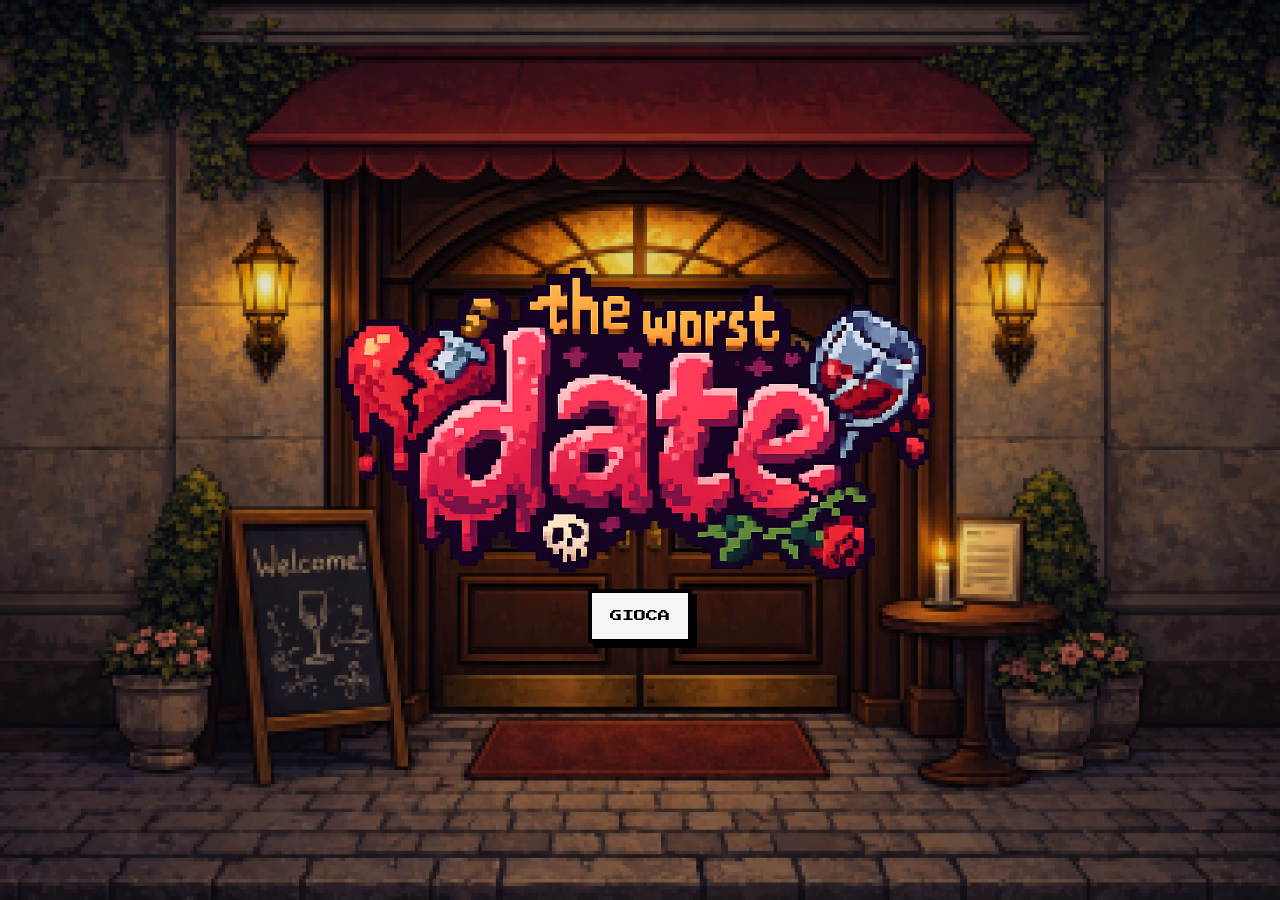
<file: index.html>
<!doctype html>
<html lang="it">
  <head>
    <meta charset="UTF-8" />
    <meta name="viewport" content="width=device-width, initial-scale=1.0" />
    <title>THE WORST DATE</title>
    <link rel="stylesheet" href="style.css" />
  </head>
  <body class="entrypage-body">
    <img src="./Girls1/logo.png" alt="logo_game" />
    <a href="gamepage.html">
      <button class="retro-btn">Gioca</button>
    </a>
  </body>
</html>
</file>
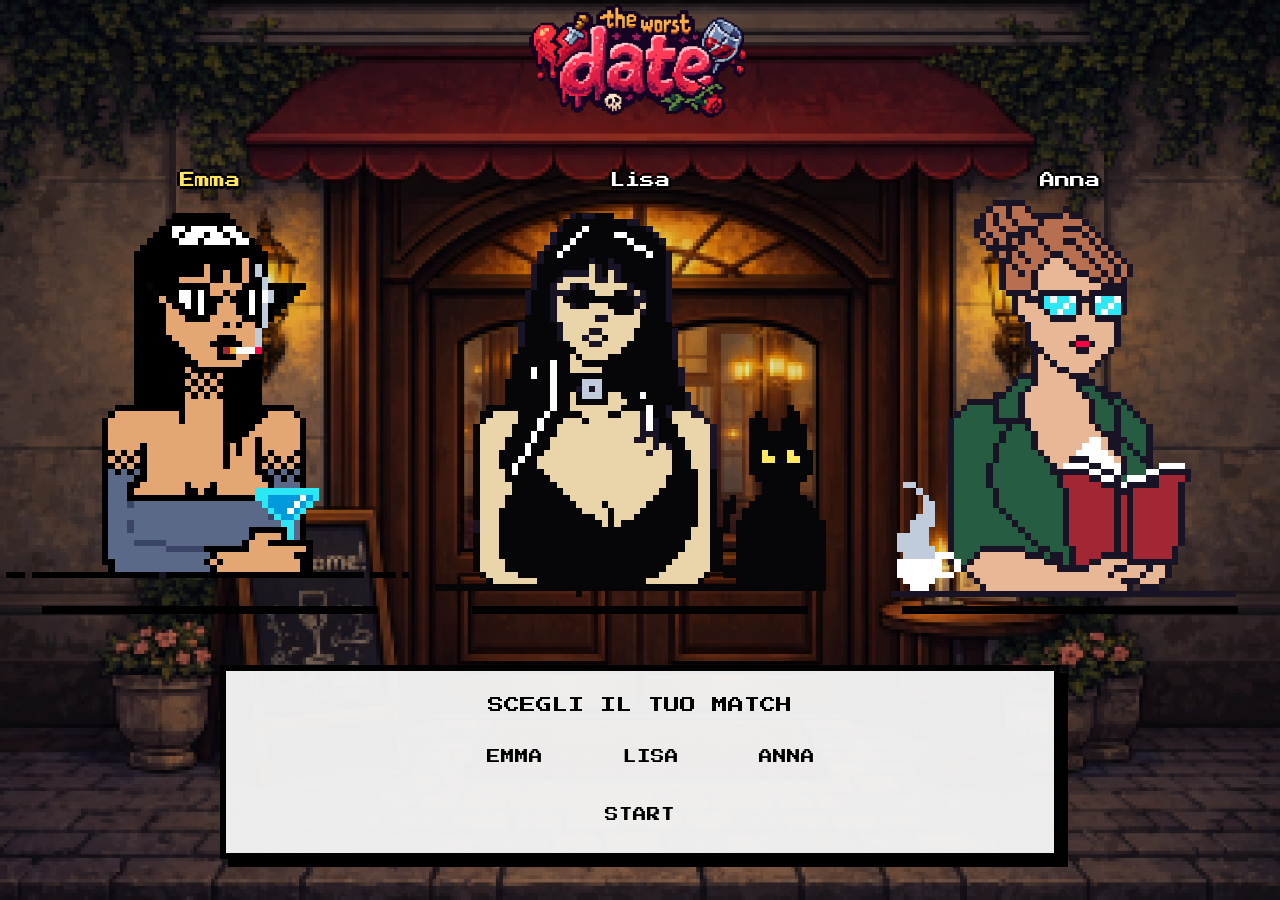
<file: gamepage.html>
<!doctype html>
<html lang="it">
  <head>
    <meta charset="UTF-8" />
    <meta name="viewport" content="width=device-width, initial-scale=1.0" />
    <title>THE WORST DATE</title>
    <link rel="stylesheet" href="style.css" />
  </head>
  <body id="welcome-body">
    <header>
      <img src="./Girls1/logo.png" alt="logo_game" />
    </header>

    <main>
      <div class="tindermatch">
        <p id="Emma" class="selectedGirl">Emma</p>
        <img src="./Girls1/Girls1.GIF" alt="Emma_gif" />
      </div>

      <div class="tindermatch">
        <p id="Lisa">Lisa</p>
        <img src="./Girls1/Girls2.gif" alt="Lisa_gif" />
      </div>

      <div class="tindermatch">
        <p id="Anna">Anna</p>
        <img src="./Girls1/girls 3.gif" alt="Anna_gif" />
      </div>
    </main>

    <form action="" id="character-choice">
      <label for="character">scegli il tuo match</label>

      <div class="character-list">
        <button type="button" class="name-btn" data-value="Emma">
          <span class="arrow">▶</span>
          <span>Emma</span>
        </button>

        <button type="button" class="name-btn" data-value="Lisa">
          <span class="arrow">▶</span>
          <span>Lisa</span>
        </button>

        <button type="button" class="name-btn" data-value="Anna">
          <span class="arrow">▶</span>
          <span>Anna</span>
        </button>
      </div>

      <select name="character" id="character">
        <option value="Emma">Emma</option>
        <option value="Lisa">Lisa</option>
        <option value="Anna">Anna</option>
      </select>

      <button type="submit">start</button>
    </form>

    <footer></footer>
    <script src="script.js"></script>
  </body>
</html>
</file>
<file: style.css>
@import url("https://fonts.googleapis.com/css2?family=Press+Start+2P&display=swap");

* {
  box-sizing: border-box;
  margin: 0;
  padding: 0;
}

body {
  font-family: "Press Start 2P", system-ui;
  min-height: 100dvh;
  color: white;
  display: flex;
  flex-direction: column;
  justify-content: space-between;
  background-size: cover;
  background-position: center;
  background-repeat: no-repeat;
  background-attachment: fixed;
  overflow-x: hidden;
}

body::before {
  content: "";
  position: fixed;
  inset: 0;
  background: rgba(0, 0, 0, 0.1);
  z-index: -1;
}

/* =========================
   COMPONENTI RIUTILIZZABILI
   ========================= */

.pixel-border {
  border: 6px solid black;
  box-shadow: 8px 8px 0 black;
}

.retro-btn,
.retro-box-btn {
  font-family: "Press Start 2P", system-ui;
  font-size: clamp(0.72rem, 0.95vw, 0.9rem);
  line-height: 1.5;
  padding: 14px 18px;
  border: 4px solid black;
  background: #f5f5f5;
  color: black;
  cursor: pointer;
  text-transform: uppercase;
  text-align: center;
  box-shadow: 5px 5px 0 black;
}

.retro-btn:hover,
.retro-btn:focus-visible,
.retro-box-btn:hover,
.retro-box-btn:focus-visible {
  background: black;
  color: white;
  outline: none;
}

.retro-btn:active,
.retro-box-btn:active {
  transform: translate(3px, 3px);
  box-shadow: 2px 2px 0 black;
}

.tindermatch {
  height: 100%;
  width: 100%;
  display: flex;
  flex-direction: column;
  align-items: center;
  justify-content: end;
  position: relative;
}

.tindermatch img {
  width: clamp(280px, 32vw, 430px);
  height: auto;
  display: block;
  image-rendering: pixelated;
}

.tindermatch::after {
  content: "";
  width: min(82%, 340px);
  height: 8px;
  background: black;
  display: block;
  margin-top: -4px;
}

/* =========================
   WELCOME SCREEN
   ========================= */

#welcome-body main {
  display: flex;
  height: 40%;
  justify-content: center;
  align-items: center;
  gap: 20px;
  padding: 20px;
}

#welcome-body .tindermatch:nth-of-type(1) {
  grid-column: 1;
  grid-row: 1;
}

#welcome-body .tindermatch:nth-of-type(2) {
  grid-column: 2;
  grid-row: 1;
}

#welcome-body .tindermatch:nth-of-type(3) {
  grid-column: 3;
  grid-row: 1;
}

#welcome-body .tindermatch p {
  margin-bottom: 10px;
  font-size: clamp(0.95rem, 1.15vw, 1.2rem);
  color: white;
  line-height: 1.2;
  text-shadow:
    3px 0 black,
    -3px 0 black,
    0 3px black,
    0 -3px black,
    2px 2px black;
}

#welcome-body .tindermatch img {
  /* width: fit-content; */
  height: 100%;
}

.selectedGirl {
  color: #ffe45c !important;
  text-shadow:
    3px 0 black,
    -3px 0 black,
    0 3px black,
    0 -3px black,
    2px 2px black,
    0 0 8px #ffe45c,
    0 0 16px #ffe45c;
}

#welcome-body #character-choice {
  grid-column: 1 / 4;
  grid-row: 2;
  width: min(840px, 88%);
  margin: 0 auto 10px;
  background: rgba(245, 245, 245, 0.96);
  color: black;
  padding: 22px 28px 20px;
  display: flex;
  flex-direction: column;
  align-items: center;
  gap: 22px;
  border: 6px solid black;
  box-shadow: 8px 8px 0 black;
}

#welcome-body #character-choice label {
  text-align: center;
  font-size: clamp(1rem, 1.2vw, 1.35rem);
  line-height: 1.5;
  text-transform: uppercase;
  color: black;
}

.fake-selector {
  display: flex;
  justify-content: center;
  align-items: center;
  gap: 34px;
  flex-wrap: wrap;
  min-height: 28px;
}

.fake-option {
  font-family: "Press Start 2P", system-ui;
  font-size: clamp(0.85rem, 1vw, 1rem);
  text-transform: uppercase;
  color: black;
  cursor: pointer;
  user-select: none;
}

.fake-option.active {
  position: relative;
  padding-left: 18px;
}

.fake-option.active::before {
  content: "▶";
  position: absolute;
  left: 0;
  top: 0;
}

#welcome-body #character-choice select,
#character {
  position: absolute;
  opacity: 0;
  pointer-events: none;
  width: 1px;
  height: 1px;
}

#welcome-body #character-choice > button {
  font-family: "Press Start 2P", system-ui;
  font-size: clamp(0.85rem, 1vw, 1rem);
  background: transparent;
  border: none;
  color: black;
  cursor: pointer;
  display: inline-flex;
  align-items: center;
  justify-content: center;
  padding: 10px 12px;
  text-transform: uppercase;
  line-height: 1.2;
}

#welcome-body #character-choice > button:hover,
#welcome-body #character-choice > button:focus-visible {
  background: black;
  color: white;
  outline: none;
}

#welcome-body #character-choice > button:active {
  transform: translateY(2px);
}

/* =========================
   GAME / QUIZ / RESULT
   ========================= */

.game-screen {
  min-height: 100vh;
  display: flex;
  flex-direction: column;
  justify-content: space-between;
  gap: 18px;
  padding: 18px 20px 14px;
}

.girls-stage {
  display: flex;
  flex: 1;
  width: 100%;
  max-width: 1500px;
  margin: 0 auto;
  grid-template-columns: repeat(3, minmax(220px, 1fr));
  align-items: end;
  justify-items: center;
  gap: 8px;
  padding: 0 8px;
}

.girl-name {
  margin-bottom: 10px;
  font-size: clamp(0.95rem, 1.15vw, 1.2rem);
  color: white;
  line-height: 1.2;
  text-shadow:
    3px 0 black,
    -3px 0 black,
    0 3px black,
    0 -3px black,
    2px 2px black;
}

.tindermatch.active .girl-name {
  color: #ffe45c;
}

.tindermatch.active img {
  transform: translateY(-2px);
}

.selector-panel {
  width: min(980px, 92%);
  margin: 0 auto;
  background: rgba(245, 245, 245, 0.96);
  color: black;
  padding: 22px 28px 20px;
}

.selector-title {
  text-align: center;
  font-size: clamp(0.95rem, 1.15vw, 1.35rem);
  line-height: 1.5;
  margin-bottom: 22px;
  text-transform: uppercase;
}

#character-choice {
  display: flex;
  flex-direction: column;
  align-items: center;
  gap: 12px;
  height: 25%;
}

.character-list {
  width: 100%;
  display: flex;
  justify-content: center;
  align-items: center;
  flex-wrap: wrap;
  gap: 18px 34px;
}

.name-btn,
.retro-text-btn {
  font-family: "Press Start 2P", system-ui;
  font-size: clamp(0.85rem, 1vw, 1rem);
  background: transparent;
  border: none;
  color: black;
  cursor: pointer;
  display: inline-flex;
  align-items: center;
  justify-content: center;
  gap: 8px;
  padding: 10px 12px;
  text-transform: uppercase;
  line-height: 1.2;
}

.name-btn .arrow,
.retro-text-btn .arrow {
  opacity: 0;
  transform: translateX(-4px);
  transition:
    opacity 0.15s ease,
    transform 0.15s ease;
}

.name-btn:hover .arrow,
.name-btn:focus-visible .arrow,
.name-btn.is-selected .arrow,
.retro-text-btn:hover .arrow,
.retro-text-btn:focus-visible .arrow {
  opacity: 1;
  transform: translateX(0);
}

.name-btn:hover,
.name-btn:focus-visible,
.name-btn.is-selected,
.retro-text-btn:hover,
.retro-text-btn:focus-visible {
  background: black;
  color: white;
  outline: none;
}

.name-btn:active,
.retro-text-btn:active {
  transform: translateY(2px);
}
#try-again {
  margin: 0 auto;
}

.start-btn {
  min-width: 170px;
  padding: 12px 16px;
}

#benchmark-body main,
#result-body main {
  display: flex;
  flex-direction: row;
  justify-content: space-between;
  align-items: stretch;
  gap: 20px;
  padding: 20px 20px 0 20px;
}

#animazione {
  flex: 1;
  display: flex;
  justify-content: center;
}

#animazione img {
  width: 75%;
  max-height: 95vh;
  object-fit: contain;
  image-rendering: pixelated;
}

#sidebar,
.quiz-space,
.end-screen,
.result-screen {
  width: min(92vw, 860px);
  min-height: 70vh;
  background: rgba(245, 245, 245, 0.96);
  color: black;
  box-shadow: 8px 8px 0 black;
}

#benchmark-body #sidebar,
#result-body #sidebar,
#welcome-body #sidebar {
  width: min(48vw, 860px);
  /* min-height: calc(100vh - 72px); */
  margin: 0 50px 0 0;
  height: 100px;
  display: flex;
  flex-direction: column;
  justify-content: center;
}

.quiz-space {
  width: 100%;
  min-height: 100%;
  display: flex;
  flex-direction: column;
  justify-content: flex-start;
}

.welcome-form {
  color: black;
  display: flex;
  flex-direction: column;
  align-items: center;
  gap: 26px;
}

.welcome-form .title,
.welcome-form .subtitle {
  width: 100%;
  text-align: center;
}

.welcome-form .title h1 {
  font-size: clamp(0.95rem, 1.2vw, 1.25rem);
  line-height: 1.8;
}

.welcome-form .subtitle h2 {
  font-size: clamp(0.85rem, 1vw, 1rem);
  line-height: 1.7;
  margin-bottom: 18px;
}

.welcome-form .subtitle p,
#result-body #sidebar p {
  font-size: clamp(0.72rem, 0.92vw, 0.9rem);
  line-height: 1.9;
  text-align: center;
  margin-bottom: 18px;
}

#question-display,
#question-diplay {
  text-align: center;
  font-size: clamp(0.8rem, 1.05vw, 1rem);
  line-height: 1.8;
  margin-bottom: 30px;
}

#question-title {
  line-height: 1.9;
  padding: 30px;
}

#button-space {
  display: grid;

  flex-direction: column;
  align-items: center;
  gap: 14px;
  width: 100%;
  margin-top: 30px;
  padding: 30px;
}

.end-screen h1,
.result-screen h1 {
  text-align: center;
  font-size: clamp(0.9rem, 1.2vw, 1.2rem);
  line-height: 1.8;
  margin-bottom: 22px;
}

.correct-answer {
  color: rgba(0, 128, 0, 0.7);
}

.wrong-answer {
  color: rgba(255, 0, 0, 0.7);
}

#welcome-body {
  background-image: url(./assets/images/step\ 1.png);
  background-color: #dd34;
}

#hearts {
  text-align: center;
}

.hidden {
  display: none;
}

.full-heart {
  width: 10%;
}

.empty-heart {
  width: 10%;
}

/* =========================
   RESPONSIVE
   ========================= */
/* 
/* =========================
   MOBILE (fino a 700px)
   Su telefono: le ragazze diventano un carosello da scorrere col dito,
   e nelle schermate di gioco la ragazza va sopra e il pannello sotto.
   ========================= */

/* Sui touch screen l'hover resta "attaccato" dopo il tocco: lo neutralizziamo */
@media (hover: none) {
  .retro-btn:hover {
    background: #f5f5f5;
    color: black;
  }
}

@media (max-width: 700px) {
  body {
    background-attachment: scroll; /* fixed su iOS ingrandisce lo sfondo */
  }

  header img {
    width: 45%;
  }

  /* --- Selezione: carosello orizzontale (swipe, come Tinder) --- */
  #welcome-body main {
    height: auto;
    justify-content: flex-start;
    overflow-x: auto; /* il main scorre in orizzontale */
    scroll-snap-type: x mandatory; /* e si ferma su una ragazza alla volta */
    padding: 12px 0;
    gap: 0;
  }

  #welcome-body .tindermatch {
    flex: 0 0 100%; /* ogni ragazza occupa tutto lo schermo */
    scroll-snap-align: center;
  }

  #welcome-body .tindermatch img {
    width: min(70vw, 280px);
    height: auto;
  }

  #welcome-body #character-choice {
    width: calc(100% - 32px);
    padding: 16px 12px;
    gap: 14px;
  }

  /* --- Gioco: ragazza sopra, pannello sotto --- */
  #benchmark-body main,
  #result-body main,
  #welcome-body main:has(#sidebar) {
    flex-direction: column;
    align-items: center;
    overflow: visible;
    padding: 12px 16px 24px;
    gap: 12px;
  }

  #animazione img {
    width: min(45vw, 180px);
  }

  #benchmark-body #sidebar,
  #result-body #sidebar,
  #welcome-body #sidebar {
    width: 100%;
    height: auto;
    min-height: auto;
    margin: 0;
    padding: 20px 14px;
  }

  #question-title {
    padding: 10px;
  }

  #button-space {
    margin-top: 0;
    padding: 10px 0;
  }

  .retro-btn {
    width: 100%;
  }

  .full-heart,
  .empty-heart {
    width: 36px;
  }
}

header img {
  width: 20%;
}

header {
  display: flex;
  flex-direction: row;
  justify-content: center;
}

.bar-background {
  background-image: url("./assets/images/welcomeBgPixel.png") !important;
}

.hidden {
  display: none !important;
}

.entrypage-body {
  background-image: url(./assets/images/step\ 1.png);
  display: flex;
  flex-direction: column;
  background-color: #dd34;
  align-items: center;
  justify-content: center;
}

.entrypage-body img {
  width: 55%;
  margin: 0 auto;
}
</file>
